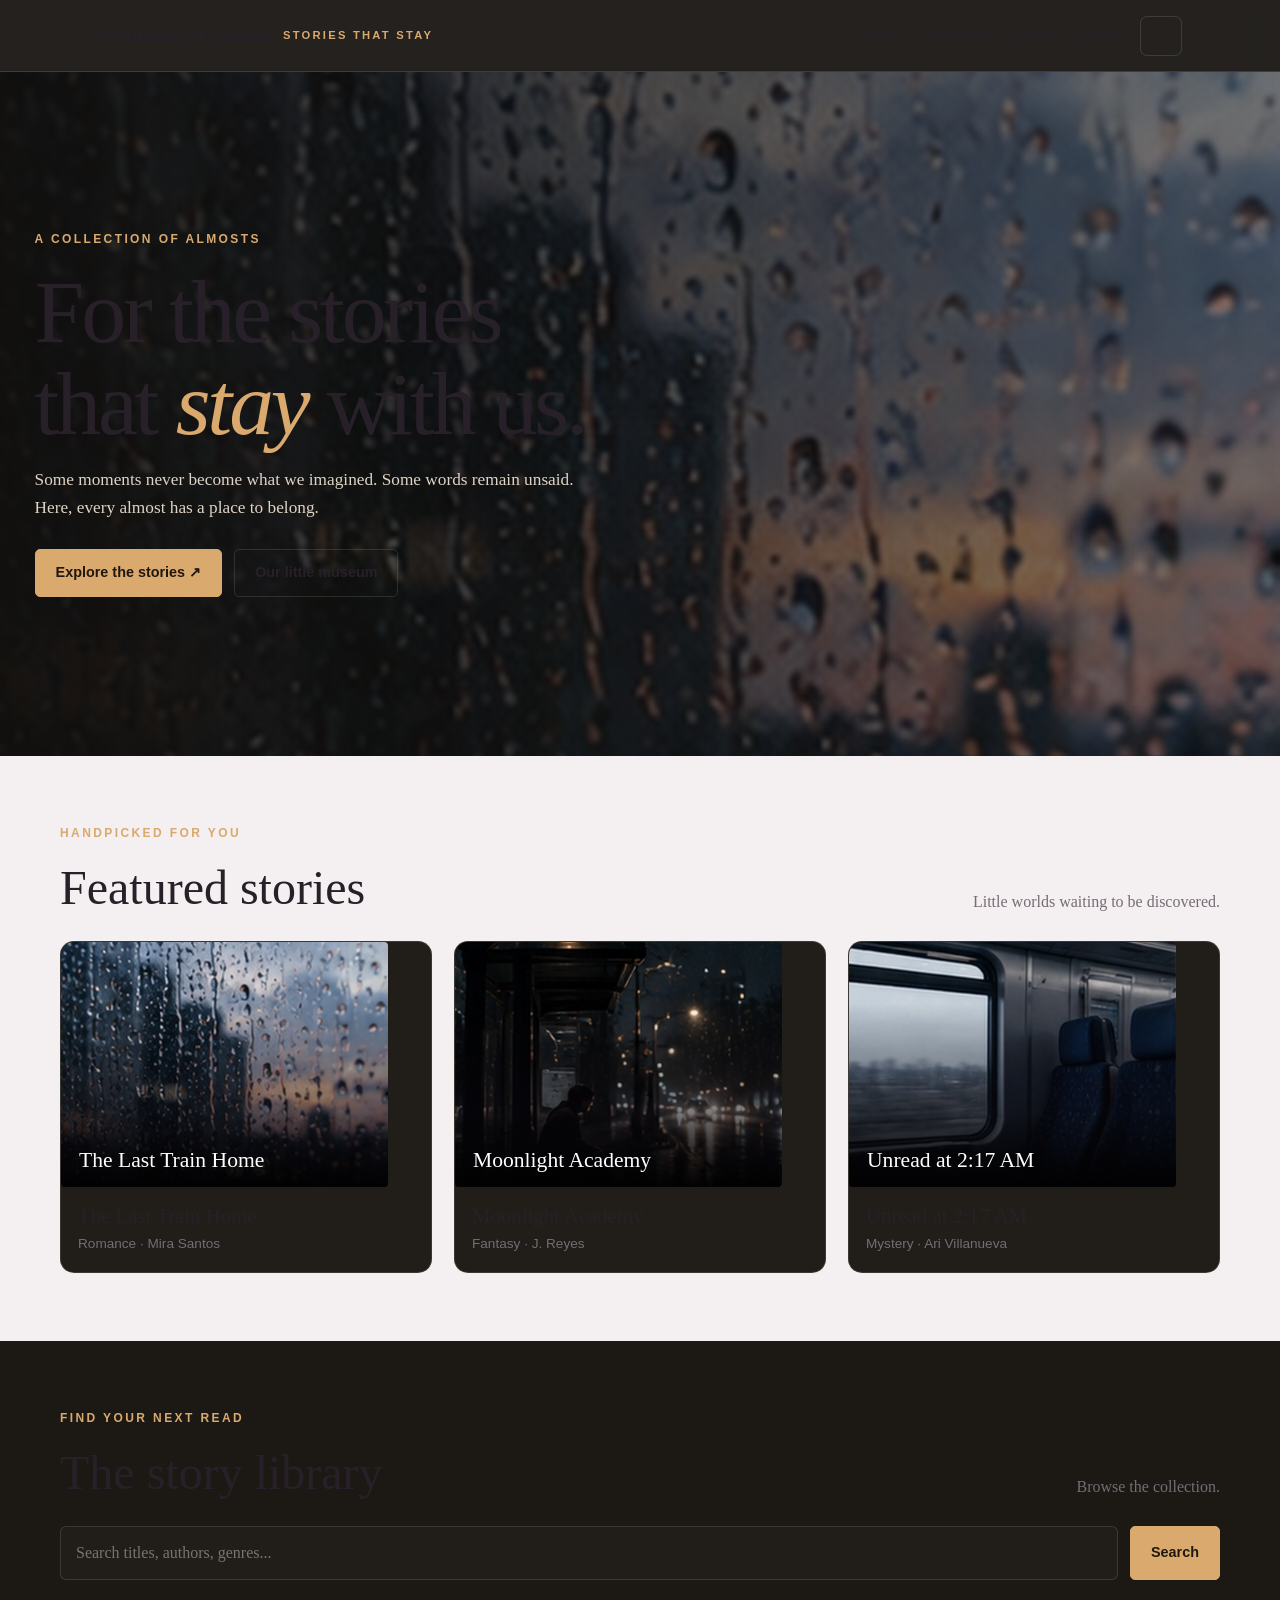
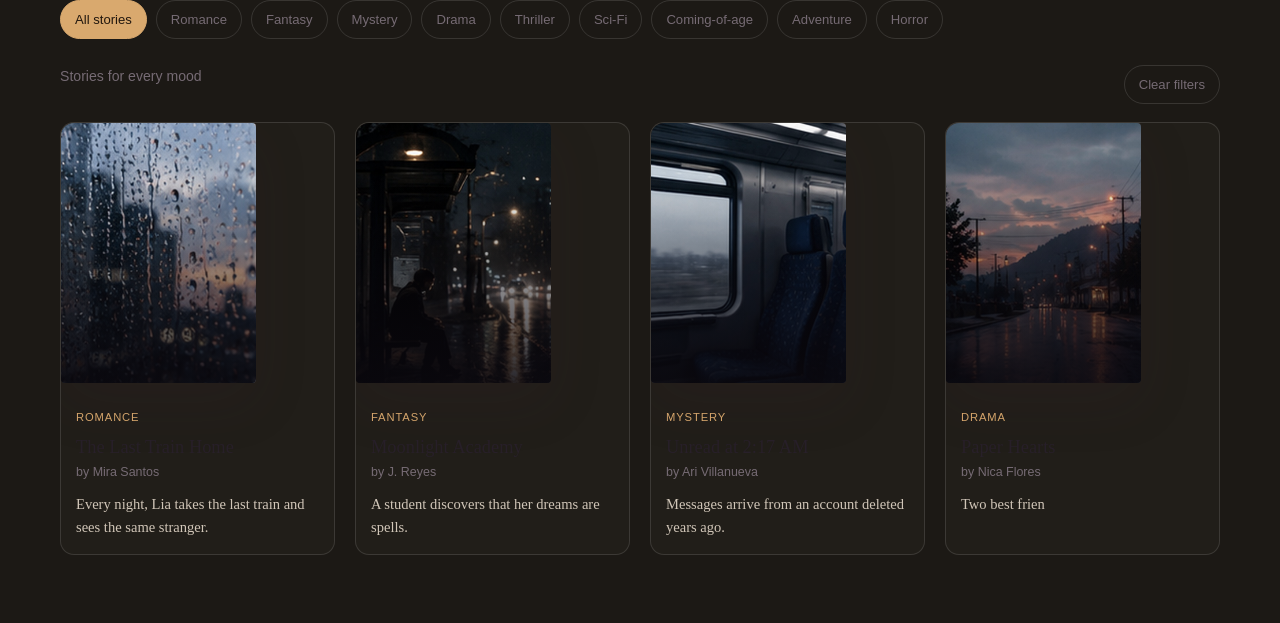
<file: index.html>
<!DOCTYPE html>
<html lang="en">
<head>
  <meta charset="UTF-8">
  <meta name="viewport" content="width=device-width, initial-scale=1.0">

  <meta
    name="description"
    content="A Museum of Almosts — a collection of stories about love, loss, mystery, and the moments that almost changed everything."
  >

  <meta name="theme-color" content="#171512">

  <title>A Museum of Almosts — Stories That Stay</title>

  <link rel="stylesheet" href="style.css">

  <style>
    :root {
      --bg: #171512;
      --surface: #211e19;
      --text: #f4eee4;
      --muted: #b7aa98;
      --accent: #d9a96e;
      --border: rgba(255,255,255,.12);
      --radius: 14px;
    }

    * {
      box-sizing: border-box;
    }

    html {
      scroll-behavior: smooth;
    }

    body {
      margin: 0;
      background: var(--bg);
      color: var(--text);
      font-family: Georgia, "Times New Roman", serif;
      line-height: 1.6;
    }

    a {
      color: inherit;
      text-decoration: none;
    }

    button,
    input {
      font: inherit;
    }

    button {
      cursor: pointer;
    }

    img {
      display: block;
      max-width: 100%;
    }

    .container {
      width: min(1160px, 92%);
      margin-inline: auto;
    }

    .site-header {
      position: sticky;
      z-index: 20;
      top: 0;
      background: rgba(23,21,18,.94);
      border-bottom: 1px solid var(--border);
      backdrop-filter: blur(12px);
    }

    .nav-wrap {
      min-height: 76px;
      display: flex;
      align-items: center;
      justify-content: space-between;
      gap: 20px;
    }

    .brand {
      font-size: 1.1rem;
      font-weight: bold;
      letter-spacing: .03em;
    }

    .brand span {
      display: block;
      color: var(--accent);
      font-size: .7rem;
      font-family: Arial, sans-serif;
      letter-spacing: .2em;
      text-transform: uppercase;
    }

    .nav-links {
      display: flex;
      align-items: center;
      gap: 24px;
      font-family: Arial, sans-serif;
      font-size: .9rem;
    }

    .nav-links a:hover {
      color: var(--accent);
    }

    .menu-toggle {
      display: none;
      color: var(--text);
      background: transparent;
      border: 1px solid var(--border);
      border-radius: 8px;
      padding: 7px 11px;
    }

    .hero {
      position: relative;
      min-height: 560px;
      display: grid;
      align-items: center;
      overflow: hidden;
      background:
        linear-gradient(90deg, rgba(17,15,13,.94), rgba(17,15,13,.48)),
        url("photo-01.jpg") center 45% / cover no-repeat,
        #302820;
    }

    .hero-content {
      position: relative;
      z-index: 1;
      width: min(720px, 100%);
      padding-block: 90px;
    }

    .eyebrow {
      color: var(--accent);
      font-family: Arial, sans-serif;
      font-size: .75rem;
      font-weight: bold;
      letter-spacing: .2em;
      text-transform: uppercase;
    }

    .hero h1 {
      max-width: 720px;
      margin: 16px 0;
      font-size: clamp(2.8rem, 7vw, 5.8rem);
      line-height: 1.02;
      font-weight: normal;
    }

    .hero h1 em {
      color: var(--accent);
    }

    .hero p {
      max-width: 550px;
      color: #ded3c4;
      font-size: 1.08rem;
    }

    .button {
      display: inline-flex;
      align-items: center;
      justify-content: center;
      gap: 8px;
      min-height: 46px;
      padding: 11px 20px;
      border: 1px solid var(--accent);
      border-radius: 5px;
      background: var(--accent);
      color: #21170e;
      font-family: Arial, sans-serif;
      font-size: .9rem;
      font-weight: bold;
    }

    .button:hover {
      filter: brightness(1.08);
    }

    .button-outline {
      background: transparent;
      color: var(--text);
      border-color: var(--border);
    }

    .hero-actions {
      display: flex;
      flex-wrap: wrap;
      gap: 12px;
      margin-top: 28px;
    }

    section {
      padding-block: 68px;
    }

    .section-heading {
      display: flex;
      justify-content: space-between;
      align-items: end;
      gap: 20px;
      margin-bottom: 26px;
    }

    .section-heading h2 {
      margin: 5px 0 0;
      font-size: clamp(2rem, 4vw, 3rem);
      font-weight: normal;
      line-height: 1.15;
    }

    .section-heading p {
      margin: 0;
      color: var(--muted);
    }

    .featured-grid {
      display: grid;
      grid-template-columns: repeat(3, minmax(0, 1fr));
      gap: 22px;
    }

    .feature-card,
    .book-card {
      min-width: 0;
      overflow: hidden;
      background: var(--surface);
      border: 1px solid var(--border);
      border-radius: var(--radius);
    }

    .feature-cover,
    .cover-link {
      position: relative;
      display: block;
      overflow: hidden;
      background: #342b22;
    }

    .feature-cover {
      aspect-ratio: 4 / 3;
    }

    .feature-cover img,
    .cover-link img {
      width: 100%;
      height: 100%;
      object-fit: cover;
      transition: transform .35s ease;
    }

    .feature-cover:hover img,
    .cover-link:hover img {
      transform: scale(1.045);
    }

    .cover-title {
      position: absolute;
      inset: auto 0 0;
      padding: 36px 18px 15px;
      background: linear-gradient(transparent, rgba(0,0,0,.88));
      color: white;
      font-size: 1.35rem;
    }

    .feature-info {
      padding: 17px;
    }

    .feature-info h3 {
      margin: 0 0 5px;
      font-size: 1.3rem;
      font-weight: normal;
    }

    .feature-info p {
      margin: 0;
      color: var(--muted);
      font-family: Arial, sans-serif;
      font-size: .85rem;
    }

    .library {
      background: #1c1915;
    }

    .search-row {
      display: flex;
      gap: 12px;
      margin-bottom: 20px;
    }

    .search-row input {
      flex: 1;
      min-width: 0;
      padding: 13px 15px;
      color: var(--text);
      background: var(--surface);
      border: 1px solid var(--border);
      border-radius: 6px;
      outline: none;
    }

    .search-row input:focus {
      border-color: var(--accent);
    }

    .genre-list {
      display: flex;
      flex-wrap: wrap;
      gap: 9px;
      margin-bottom: 26px;
    }

    .genre-chip {
      padding: 8px 14px;
      color: var(--muted);
      background: transparent;
      border: 1px solid var(--border);
      border-radius: 999px;
      font-family: Arial, sans-serif;
      font-size: .82rem;
    }

    .genre-chip:hover,
    .genre-chip.active {
      color: #21170e;
      background: var(--accent);
      border-color: var(--accent);
    }

    .results-row {
      display: flex;
      justify-content: space-between;
      gap: 15px;
      margin-bottom: 18px;
      color: var(--muted);
      font-family: Arial, sans-serif;
      font-size: .88rem;
    }

    .book-grid {
      display: grid;
      grid-template-columns: repeat(4, minmax(0, 1fr));
      gap: 20px;
    }

    .cover-link {
      aspect-ratio: 3 / 4;
    }

    .read-overlay {
      position: absolute;
      inset: auto 0 0;
      padding: 18px 10px;
      color: white;
      background: linear-gradient(transparent, rgba(0,0,0,.8));
      font-family: Arial, sans-serif;
      font-size: .75rem;
      font-weight: bold;
      letter-spacing: .12em;
      opacity: 0;
      transition: opacity .25s;
    }

    .cover-link:hover .read-overlay {
      opacity: 1;
    }

    .book-info {
      padding: 15px;
    }

    .card-top {
      display: flex;
      align-items: center;
      justify-content: space-between;
      gap: 8px;
    }

    .genre-tag {
      color: var(--accent);
      font-family: Arial, sans-serif;
      font-size: .7rem;
      text-transform: uppercase;
      letter-spacing: .08em;
    }

    .like-button {
      width: 35px;
      height: 35px;
      flex-shrink: 0;
      color: var(--muted);
      background: transparent;
      border: 1px solid var(--border);
      border-radius: 50%;
    }

    .like-button.liked {
      color: #f28d91;
      border-color: #f28d91;
    }

    .book-title {
      margin: 9px 0 4px;
      font-size: 1.15rem;
      line-height: 1.3;
      font-weight: normal;
    }

    .book-author {
      margin: 0 0 10px;
      color: var(--muted);
      font-family: Arial, sans-serif;
      font-size: .78rem;
    }

    .book-synopsis {
      margin: 0;
      color: #d1c6b8;
      font-size: .91rem;
    }

    .empty-state {
      grid-column: 1 / -1;
      padding: 35px;
      text-align: center;
      border: 1px dashed var(--border);
      border-radius: var(--radius);
    }

    .empty-state p {
      color: var(--muted);
    }

    .quote-section {
      background:
        linear-gradient(rgba(20,17,14,.82), rgba(20,17,14,.9)),
        url("photo-02.jpg") center / cover no-repeat,
        #302820;
      text-align: center;
    }

    .quote-section blockquote {
      max-width: 800px;
      margin: 0 auto;
      font-size: clamp(1.7rem, 4vw, 3.2rem);
      line-height: 1.3;
    }

    .quote-section blockquote em {
      color: var(--accent);
    }

    .quote-section p {
      color: var(--muted);
      font-family: Arial, sans-serif;
    }

    .about-grid {
      display: grid;
      grid-template-columns: 1fr 1fr;
      align-items: center;
      gap: 45px;
    }

    .about-grid h2 {
      margin: 8px 0 15px;
      font-size: clamp(2rem, 4vw, 3rem);
      font-weight: normal;
      line-height: 1.15;
    }

    .about-grid p {
      color: var(--muted);
    }

    .about-image {
      min-height: 320px;
      overflow: hidden;
      border-radius: var(--radius);
      background: #302820;
    }

    .about-image img {
      width: 100%;
      height: 100%;
      min-height: 320px;
      object-fit: cover;
    }

    .site-footer {
      padding: 30px 0;
      border-top: 1px solid var(--border);
      color: var(--muted);
      font-family: Arial, sans-serif;
      font-size: .85rem;
    }

    .footer-inner {
      display: flex;
      flex-wrap: wrap;
      justify-content: space-between;
      gap: 15px;
    }

    .back-top {
      color: var(--accent);
    }

    body.light {
      --bg: #f5efe5;
      --surface: #fffaf2;
      --text: #2c241d;
      --muted: #75685a;
      --accent: #a66a2c;
      --border: rgba(55,40,25,.17);
    }

    body.light .site-header {
      background: rgba(245,239,229,.95);
    }

    body.light .hero {
      background-image:
        linear-gradient(90deg, rgba(25,20,15,.88), rgba(25,20,15,.4)),
        url("photo-01.jpg");
    }

    body.light .library {
      background: #eee5d8;
    }

    body.light .book-synopsis {
      color: #5d5044;
    }

    #themeToggle {
      min-width: 42px;
      min-height: 40px;
      color: var(--text);
      background: transparent;
      border: 1px solid var(--border);
      border-radius: 7px;
    }

    @media (max-width: 900px) {
      .book-grid {
        grid-template-columns: repeat(3, minmax(0, 1fr));
      }

      .featured-grid {
        grid-template-columns: repeat(2, minmax(0, 1fr));
      }
    }

    @media (max-width: 620px) {
      .nav-wrap {
        min-height: 66px;
      }

      .menu-toggle {
        display: inline-block;
      }

      .nav-links {
        position: absolute;
        top: 66px;
        left: 0;
        right: 0;
        display: none;
        align-items: stretch;
        padding: 18px 4%;
        background: var(--bg);
        border-bottom: 1px solid var(--border);
      }

      .nav-links.open {
        display: flex;
        flex-direction: column;
        gap: 15px;
      }

      .hero {
        min-height: 490px;
      }

      .hero-content {
        padding-block: 65px;
      }

      section {
        padding-block: 48px;
      }

      .section-heading {
        align-items: start;
        flex-direction: column;
      }

      .featured-grid {
        grid-template-columns: 1fr;
      }

      .book-grid {
        grid-template-columns: repeat(2, minmax(0, 1fr));
        gap: 12px;
      }

      .book-info {
        padding: 11px;
      }

      .book-title {
        font-size: 1rem;
      }

      .book-synopsis {
        font-size: .83rem;
      }

      .search-row {
        flex-direction: column;
      }

      .about-grid {
        grid-template-columns: 1fr;
        gap: 25px;
      }

      .footer-inner {
        flex-direction: column;
      }
    }
  </style>
</head>

<body>
  <header class="site-header" id="top">
    <div class="container nav-wrap">
      <a class="brand" href="index.html">
        A Museum of Almosts
        <span>Stories that stay</span>
      </a>

      <button
        class="menu-toggle"
        id="menuToggle"
        type="button"
        aria-label="Toggle navigation"
        aria-expanded="false"
      >
        ☰
      </button>

      <nav class="nav-links" id="mainNav" aria-label="Main navigation">
        <a href="#top">Home</a>
        <a href="#featured">Featured</a>
        <a href="#library">Library</a>
        <a href="#about">About</a>
        <button id="themeToggle" type="button" aria-label="Toggle theme">
          ☾
        </button>
      </nav>
    </div>
  </header>

  <main>
    <section class="hero">
      <div class="container">
        <div class="hero-content">
          <div class="eyebrow">A collection of almosts</div>

          <h1>
            For the stories<br>
            that <em>stay</em> with us.
          </h1>

          <p>
            Some moments never become what we imagined.
            Some words remain unsaid. Here, every almost
            has a place to belong.
          </p>

          <div class="hero-actions">
            <a class="button" href="#library">Explore the stories ↗</a>
            <a class="button button-outline" href="#about">Our little museum</a>
          </div>
        </div>
      </div>
    </section>

    <section id="featured">
      <div class="container">
        <div class="section-heading">
          <div>
            <div class="eyebrow">Handpicked for you</div>
            <h2>Featured stories</h2>
          </div>

          <p>Little worlds waiting to be discovered.</p>
        </div>

        <div class="featured-grid" id="featuredGrid">
          <article class="feature-card">
            <a class="feature-cover" href="stories.html">
              <img src="photo-01.jpg" alt="Rainy city at night">
              <span class="cover-title">The Last Train Home</span>
            </a>
            <div class="feature-info">
              <h3>The Last Train Home</h3>
              <p>Romance · Mira Santos</p>
            </div>
          </article>

          <article class="feature-card">
            <a class="feature-cover" href="stories.html">
              <img src="photo-02.jpg" alt="Moonlit atmosphere">
              <span class="cover-title">Moonlight Academy</span>
            </a>
            <div class="feature-info">
              <h3>Moonlight Academy</h3>
              <p>Fantasy · J. Reyes</p>
            </div>
          </article>

          <article class="feature-card">
            <a class="feature-cover" href="stories.html">
              <img src="photo-03.jpg" alt="Mysterious late-night scene">
              <span class="cover-title">Unread at 2:17 AM</span>
            </a>
            <div class="feature-info">
              <h3>Unread at 2:17 AM</h3>
              <p>Mystery · Ari Villanueva</p>
            </div>
          </article>
        </div>
      </div>
    </section>

    <section class="library" id="library">
      <div class="container">
        <div class="section-heading">
          <div>
            <div class="eyebrow">Find your next read</div>
            <h2>The story library</h2>
          </div>
          <p id="resultsCount">Browse the collection.</p>
        </div>

        <div class="search-row">
          <input
            type="search"
            id="searchInput"
            placeholder="Search titles, authors, genres..."
            aria-label="Search stories"
          >
          <button class="button" id="searchButton" type="button">
            Search
          </button>
        </div>

        <div class="genre-list" aria-label="Filter by genre">
          <button class="genre-chip active" data-genre="All" type="button">All stories</button>
          <button class="genre-chip" data-genre="Romance" type="button">Romance</button>
          <button class="genre-chip" data-genre="Fantasy" type="button">Fantasy</button>
          <button class="genre-chip" data-genre="Mystery" type="button">Mystery</button>
          <button class="genre-chip" data-genre="Drama" type="button">Drama</button>
          <button class="genre-chip" data-genre="Thriller" type="button">Thriller</button>
          <button class="genre-chip" data-genre="Sci-Fi" type="button">Sci-Fi</button>
          <button class="genre-chip" data-genre="Coming-of-age" type="button">Coming-of-age</button>
          <button class="genre-chip" data-genre="Adventure" type="button">Adventure</button>
          <button class="genre-chip" data-genre="Horror" type="button">Horror</button>
        </div>

        <div class="results-row">
          <span>Stories for every mood</span>
          <button
            class="genre-chip"
            id="clearFilters"
            type="button"
          >
            Clear filters
          </button>
        </div>

        <div class="book-grid" id="bookGrid">
          <article class="book-card">
            <a class="cover-link" href="story.html?id=1">
              <img src="photo-01.jpg" alt="The Last Train Home cover">
              <span class="read-overlay">READ STORY ↗</span>
            </a>
            <div class="book-info">
              <div class="card-top">
                <span class="genre-tag">Romance</span>
              </div>
              <h3 class="book-title">The Last Train Home</h3>
              <p class="book-author">by Mira Santos</p>
              <p class="book-synopsis">
                Every night, Lia takes the last train and sees the same stranger.
              </p>
            </div>
          </article>

          <article class="book-card">
            <a class="cover-link" href="story.html?id=2">
              <img src="photo-02.jpg" alt="Moonlight Academy cover">
              <span class="read-overlay">READ STORY ↗</span>
            </a>
            <div class="book-info">
              <div class="card-top">
                <span class="genre-tag">Fantasy</span>
              </div>
              <h3 class="book-title">Moonlight Academy</h3>
              <p class="book-author">by J. Reyes</p>
              <p class="book-synopsis">
                A student discovers that her dreams are spells.
              </p>
            </div>
          </article>

          <article class="book-card">
            <a class="cover-link" href="story.html?id=3">
              <img src="photo-03.jpg" alt="Unread at 2:17 AM cover">
              <span class="read-overlay">READ STORY ↗</span>
            </a>
            <div class="book-info">
              <div class="card-top">
                <span class="genre-tag">Mystery</span>
              </div>
              <h3 class="book-title">Unread at 2:17 AM</h3>
              <p class="book-author">by Ari Villanueva</p>
              <p class="book-synopsis">
                Messages arrive from an account deleted years ago.
              </p>
            </div>
          </article>

          <article class="book-card">
            <a class="cover-link" href="story.html?id=4">
              <img src="photo-04.jpg" alt="Paper Hearts cover">
              <span class="read-overlay">READ STORY ↗</span>
            </a>
            <div class="book-info">
              <div class="card-top">
                <span class="genre-tag">Drama</span>
              </div>
              <h3 class="book-title">Paper Hearts</h3>
              <p class="book-author">by Nica Flores</p>
              <p class="book-synopsis">
                Two best frien
</file>
<file: style.css>
:root{--bg:#0d0d12;--panel:#15151d;--panel2:#1c1a24;--text:#f4edf0;--muted:#b7aeb9;--line:rgba(255,255,255,.13);--pink:#e6a5b7;--pink2:#f0bdc8;--ink:#17131a;--shadow:0 20px 60px rgba(0,0,0,.32)}*{box-sizing:border-box}html{scroll-behavior:smooth;scroll-padding-top:85px}body{margin:0;background:var(--bg);color:var(--text);font-family:'DM Sans',sans-serif;line-height:1.55;transition:background .25s,color .25s}body:not(.dark){--bg:#f4eff0;--panel:#fffafa;--panel2:#eee4e7;--text:#282029;--muted:#766b74;--line:rgba(40,25,35,.14);--pink:#a94f6c;--pink2:#c97c93;--ink:#fff;--shadow:0 20px 55px rgba(64,36,49,.12)}a{color:inherit;text-decoration:none}button,input{font:inherit}button{cursor:pointer}.site-header{height:72px;padding:0 clamp(18px,4vw,64px);display:flex;align-items:center;justify-content:space-between;gap:28px;border-bottom:1px solid var(--line);position:sticky;top:0;z-index:50;background:color-mix(in srgb,var(--bg) 88%,transparent);backdrop-filter:blur(18px)}.brand{display:flex;align-items:center;gap:10px;min-width:180px;font-family:'Playfair Display',serif;font-size:19px;line-height:1.05}.brand-icon{font-size:29px;color:var(--pink);border:1px solid var(--pink);width:38px;height:38px;display:grid;place-items:center;border-radius:50%}.brand small{display:block;font:10px 'DM Sans',sans-serif;letter-spacing:.12em;color:var(--muted);margin-top:5px}.nav{display:flex;align-items:center;gap:clamp(18px,3vw,42px)}.nav a{font-size:12px;color:var(--muted);padding:27px 0;border-bottom:2px solid transparent}.nav a:hover,.nav a.active{color:var(--text);border-color:var(--pink)}.header-tools{display:flex;align-items:center;gap:12px}.search-box{display:flex;align-items:center;gap:8px;background:var(--panel2);border:1px solid var(--line);border-radius:30px;padding:8px 13px;color:var(--muted);width:180px}.search-box input{background:transparent;border:0;outline:0;color:var(--text);width:100%;font-size:11px}.icon-button,.menu-button{border:0;background:transparent;color:var(--text);font-size:20px;padding:6px}.menu-button{display:none}.hero{min-height:570px;display:grid;grid-template-columns:minmax(0,1.35fr) minmax(270px,.65fr);position:relative;overflow:hidden;border-bottom:1px solid var(--line)}.hero-photo{position:absolute;inset:0 24% 0 0;background:url('images/photo-01.jpg') center 45%/cover no-repeat;filter:saturate(.78)}.hero-overlay{position:absolute;inset:0;background:linear-gradient(90deg,rgba(8,8,13,.91) 0%,rgba(8,8,13,.74) 38%,rgba(8,8,13,.17) 70%,rgba(8,8,13,.85) 100%),linear-gradient(0deg,rgba(8,8,13,.65),transparent 50%)}body:not(.dark) .hero-overlay{background:linear-gradient(90deg,rgba(23,16,22,.78),rgba(23,16,22,.43) 46%,rgba(23,16,22,.13) 70%,rgba(23,16,22,.75)),linear-gradient(0deg,rgba(23,16,22,.55),transparent 55%)}.hero-copy{position:relative;z-index:1;padding:clamp(42px,7vw,100px) 0 36px clamp(22px,5vw,76px);max-width:680px}.eyebrow{font-size:10px;letter-spacing:.24em;color:var(--pink);font-weight:700;margin:0 0 17px}.hero h1{font:clamp(40px,5.1vw,70px)/1.08 'Playfair Display',serif;letter-spacing:-.035em;margin:0 0 20px;max-width:560px}.hero h1 em,.quote-content em{color:var(--pink);font-weight:500}.hero-description{font:14px/1.8 'Playfair Display',serif;max-width:390px;color:#e4dbe0}.hero-actions{display:flex;gap:12px;margin-top:25px;flex-wrap:wrap}.button{display:inline-flex;align-items:center;justify-content:center;gap:15px;padding:12px 20px;border-radius:30px;font-size:11px;font-weight:700;transition:transform .2s,background .2s}.button:hover{transform:translateY(-2px)}.primary{background:var(--pink);color:#21151c}.primary:hover{background:var(--pink2)}.ghost{border:1px solid rgba(255,255,255,.42);color:#fff;background:rgba(0,0,0,.15)}.hero-stats{display:flex;gap:24px;margin-top:46px}.hero-stats div{border-right:1px solid rgba(255,255,255,.3);padding-right:25px;display:flex;flex-direction:column}.hero-stats div:last-child{border:0}.hero-stats b{font:22px 'Playfair Display',serif}.hero-stats span{font-size:10px;color:#d1c6ce}.hand-note{position:absolute;bottom:30px;left:65%;font:italic 15px 'Playfair Display',serif;color:#f0c1d0;transform:rotate(-7deg)}.hero-feature{z-index:2;align-self:stretch;background:rgba(12,12,18,.77);backdrop-filter:blur(15px);border-left:1px solid rgba(255,255,255,.16);padding:35px clamp(20px,3vw,45px);display:flex;flex-direction:column;justify-content:center}.hero-feature .eyebrow{font-size:9px}.hero-feature img{width:100%;height:185px;object-fit:cover;border-radius:4px;filter:saturate(.78)}.genre-label{display:block;color:var(--pink);font-size:9px;letter-spacing:.13em;margin-top:18px}.hero-feature h2{font:29px 'Playfair Display',serif;margin:7px 0}.hero-feature p:not(.eyebrow){color:#c8bdc6;font-size:12px}.text-link{color:var(--pink);font-size:11px;font-weight:700;background:none;border:0;padding:0}.section-wrap{width:min(1320px,92%);margin:auto}.featured,.library-section{padding:78px 0}.section-title{display:flex;align-items:end;justify-content:space-between;gap:24px;margin-bottom:30px}.section-title .eyebrow{margin-bottom:8px}.section-title h2,.about-copy h2{font:clamp(28px,3.2vw,42px)/1.15 'Playfair Display',serif;margin:0 0 9px}.section-title h2 span,.about-copy h2 span{color:var(--pink)}.section-title p:not(.eyebrow){font-size:12px;color:var(--muted);margin:0}.featured-grid{display:grid;grid-template-columns:repeat(5,minmax(0,1fr));gap:18px}.feature-card{min-width:0}.feature-cover{height:245px;display:block;position:relative;overflow:hidden;background:var(--panel2);border-radius:4px}.feature-cover img{width:100%;height:100%;object-fit:cover;transition:transform .5s;filter:saturate(.8)}.feature-cover:after{content:'';position:absolute;inset:25% 0 0;background:linear-gradient(transparent,rgba(9,7,13,.88))}.feature-cover:hover img,.book-cover:hover img{transform:scale(1.06)}.cover-title{position:absolute;z-index:1;bottom:13px;left:13px;right:13px;font:18px/1.12 'Playfair Display',serif;color:#fff}.feature-card h3{font:16px 'Playfair Display',serif;margin:11px 0 3px}.feature-card p{font-size:10px;color:var(--muted);margin:0}.genre-section{background:var(--panel);padding:76px 0;border-top:1px solid var(--line);border-bottom:1px solid var(--line)}.genre-grid{display:grid;grid-template-columns:repeat(4,minmax(0,1fr));gap:14px}.genre-card{min-height:175px;text-align:left;color:white;border:1px solid rgba(255,255,255,.18);border-radius:5px;padding:18px;display:flex;flex-direction:column;justify-content:end;position:relative;overflow:hidden;background-image:linear-gradient(0deg,rgba(8,7,13,.88),rgba(8,7,13,.1)),var(--genre-img);background-size:cover;background-position:center;transition:transform .25s,border .25s}.genre-card:hover{transform:translateY(-4px);border-color:var(--pink)}.genre-card span{font-size:8px;letter-spacing:.15em;color:#f1b7c8}.genre-card b{font:25px 'Playfair Display',serif;margin:5px 0}.genre-card small{font-size:10px;color:#e4dbe0}.filter-summary{display:flex;align-items:center;gap:18px;color:var(--muted);font-size:11px}.genre-pills{display:flex;flex-wrap:wrap;gap:8px;margin-bottom:26px}.genre-chip{border:1px solid var(--line);background:var(--panel);color:var(--muted);padding:8px 15px;border-radius:25px;font-size:10px}.genre-chip:hover,.genre-chip.active{background:var(--pink);color:#24151d;border-color:var(--pink)}.book-grid{display:grid;grid-template-columns:repeat(5,minmax(0,1fr));gap:27px 18px}.book-card{min-width:0;position:relative}.cover-link{height:260px;display:block;position:relative;overflow:hidden;background:var(--panel2);border-radius:4px;box-shadow:var(--shadow)}.cover-link img{width:100%;height:100%;object-fit:cover;transition:transform .4s;filter:saturate(.78)}.cover-link:after{content:'';position:absolute;inset:20% 0 0;background:linear-gradient(transparent,rgba(10,8,14,.88))}.read-overlay{position:absolute;z-index:1;left:12px;bottom:13px;color:#fff;font-size:9px;letter-spacing:.13em}.card-top{display:flex;justify-content:space-between;align-items:center;margin-top:11px}.genre-tag{font-size:9px;color:var(--pink);letter-spacing:.06em}.like-button{border:0;background:none;color:var(--muted);font-size:20px;padding:0 3px}.like-button.liked{color:var(--pink)}.book-title{font:17px 'Playfair Display',serif;margin:3px 0 2px}.book-author{font-size:10px;color:var(--muted);margin:0 0 7px}.book-synopsis{font-size:10px;line-height:1.55;color:var(--muted);margin:0;display:-webkit-box;-webkit-line-clamp:2;-webkit-box-orient:vertical;overflow:hidden}.empty-state{grid-column:1/-1;padding:40px;text-align:center;color:var(--muted)}.quote-band{min-height:280px;position:relative;display:grid;place-items:center;text-align:center;overflow:hidden}.quote-photo{position:absolute;inset:0;background:linear-gradient(rgba(8,7,12,.73),rgba(8,7,12,.8)),url('images/photo-02.jpg') center 55%/cover}.quote-content{position:relative;padding:50px 20px}.quote-mark{font:70px 'Playfair Display',serif;color:var(--pink);height:44px;display:block}.quote-content p{font:clamp(24px,3vw,36px)/1.4 'Playfair Display',serif;margin:0 0 20px;color:#fff}.quote-credit{font-size:9px;letter-spacing:.2em;color:#d2c5ce}.about-section{display:grid;grid-template-columns:1fr 1fr;gap:clamp(30px,7vw,100px);align-items:center;padding-top:85px;padding-bottom:85px}.about-image{height:360px;overflow:hidden;border-radius:4px;position:relative}.about-image:after{content:'';position:absolute;inset:0;border:1px solid rgba(255,255,255,.2);pointer-events:none}.about-image img{width:100%;height:100%;object-fit:cover;filter:saturate(.7)}.about-copy h2{font-size:clamp(32px,4vw,48px);margin-bottom:20px}.about-copy p:not(.eyebrow){font-size:13px;line-height:1.9;color:var(--muted);max-width:460px}.about-copy .button{margin-top:14px}.site-footer{border-top:1px solid var(--line);padding:28px 4%;display:flex;align-items:center;justify-content:space-between;gap:20px;flex-wrap:wrap}.site-footer p,.site-footer>span{font-size:10px;color:var(--muted)}.reader-wrap{width:min(1040px,92%);margin:35px auto 90px}.back-link{font-size:11px;color:var(--muted);display:inline-block;margin-bottom:25px}.story-detail{display:grid;grid-template-columns:minmax(220px,.72fr) 1.28fr;gap:clamp(25px,5vw,65px);align-items:center;margin-bottom:45px}.story-poster{width:100%;max-height:470px;object-fit:cover;border-radius:4px;box-shadow:var(--shadow)}.story-info h1{font:clamp(35px,5vw,60px)/1.08 'Playfair Display',serif;margin:0 0 12px}.story-meta{font-size:12px;color:var(--muted)}.story-synopsis{font:16px/1.8 'Playfair Display',serif;color:var(--muted)}.story-actions{display:flex;flex-wrap:wrap;gap:10px;margin:24px 0}.story-actions button,.reader-bottom button{border:0}.secondary-button{border:1px solid var(--line)!important;background:transparent;color:var(--text);border-radius:30px;padding:11px 16px;font-size:11px}.synopsis-panel{border-top:1px solid var(--line);padding-top:10px}.scene-image{width:100%;height:350px;object-fit:cover;border-radius:4px;filter:saturate(.75);margin-bottom:35px}.chapter-box{width:min(760px,100%);margin:0 auto;background:var(--panel);border:1px solid var(--line);padding:clamp(25px,5vw,65px);border-radius:5px}.chapter-kicker{font-size:9px;letter-spacing:.18em;color:var(--pink)}.chapter-box h2{font:36px 'Playfair Display',serif;margin:8px 0 20px}.reading-progress{height:3px;background:var(--panel2);margin:25px 0 7px}.reading-progress span{height:100%;width:0;background:var(--pink);display:block;transition:width .15s}.progress-label{font-size:10px;color:var(--muted);text-align:right}.story-copy{font:17px/2 'Playfair Display',serif;margin-top:35px}.story-copy p{margin:0 0 24px}.end-note{border-top:1px solid var(--line);padding:22px 0;color:var(--pink);font:italic 15px 'Playfair Display',serif}.reader-bottom{display:flex;justify-content:space-between;gap:10px;flex-wrap:wrap}.reader-bottom .primary{border:0}.dark{color-scheme:dark}@media(min-width:1400px){.hero{min-height:620px}.hero-copy{padding-top:100px}.cover-link{height:300px}.feature-cover{height:275px}}@media(max-width:1000px){.brand{min-width:auto}.nav{gap:17px}.search-box{width:145px}.featured-grid{grid-template-columns:repeat(3,minmax(0,1fr))}.book-grid{grid-template-columns:repeat(4,minmax(0,1fr))}.cover-link{height:250px}.hero{grid-template-columns:1fr 290px}.hero-photo{right:20%}.hero-copy{padding-left:28px}.hero-feature{padding:25px 20px}.genre-grid{grid-template-columns:repeat(4,minmax(0,1fr))}}@media(max-width:700px){.site-header{height:64px;padding:0 16px;gap:12px}.brand{font-size:16px}.brand-icon{width:32px;height:32px;font-size:24px}.nav{display:none;position:absolute;top:63px;left:0;right:0;background:var(--panel);padding:16px 22px 20px;flex-direction:column;align-items:stretch;gap:0;border-bottom:1px solid var(--line)}.nav.open{display:flex}.nav a{padding:12px 0;border-bottom:1px solid var(--line)}.header-tools{gap:6px}.search-box{width:120px;padding:7px 10px}.menu-button{display:block}.hero{display:block;min-height:690px}.hero-photo{inset:0;background-position:58% center}.hero-overlay{background:linear-gradient(90deg,rgba(8,8,13,.78),rgba(8,8,13,.2)),linear-gradient(0deg,rgba(8,8,13,.9),transparent 75%)}.hero-copy{padding:75px 22px 35px}.hero h1{font-size:clamp(42px,12vw,61px)}.hero-description{max-width:330px}.hero-stats{margin-top:35px;gap:16px}.hero-stats div{padding-right:16px}.hand-note{left:auto;right:20px;bottom:30px;font-size:12px}.hero-feature{position:absolute;left:22px;right:22px;bottom:18px;padding:14px 16px;display:grid;grid-template-columns:85px 1fr;gap:14px;align-items:center;background:rgba(12,12,18,.82);border:1px solid rgba(255,255,255,.17);border-radius:5px}.hero-feature .eyebrow{grid-column:1/-1;margin:0}.hero-feature img{height:95px;grid-row:2/4}.hero-feature .genre-label{margin-top:0;font-size:8px}.hero-feature h2{font-size:21px;margin:3px 0}.hero-feature p:not(.eyebrow){display:none}.hero-feature .text-link{grid-column:2}.featured,.library-section{padding:55px 0}.section-title{align-items:start;flex-direction:column;margin-bottom:22px}.section-title h2{font-size:32px}.featured-grid{grid-template-columns:repeat(2,minmax(0,1fr));gap:20px 13px}.feature-cover{height:220px}.genre-grid{grid-template-columns:repeat(2,minmax(0,1fr));gap:10px}.genre-card{min-height:150px;padding:13px}.genre-card b{font-size:22px}.book-grid{grid-template-columns:repeat(2,minmax(0,1fr));gap:23px 13px}.cover-link{height:240px}.book-title{font-size:16px}.book-synopsis{font-size:10px}.filter-summary{width:100%;justify-content:space-between}.about-section{grid-template-columns:1fr;padding-top:55px;padding-bottom:55px;gap:25px}.about-image{height:250px}.about-copy h2{font-size:36px}.quote-band{min-height:240px}.site-footer{align-items:flex-start;flex-direction:column;gap:10px}.story-detail{grid-template-columns:105px 1fr;gap:18px;align-items:start}.story-poster{height:160px}.story-info h1{font-size:30px}.story-info .eyebrow{font-size:8px;letter-spacing:.12em;margin-bottom:8px}.story-meta{font-size:10px}.story-synopsis{font-size:13px;line-height:1.6}.story-actions{grid-column:1/-1;margin:15px 0}.story-actions .button,.story-actions .secondary-button{font-size:10px;padding:9px 12px}.synopsis-panel{grid-column:1/-1}.scene-image{height:220px}.chapter-box{padding:24px 19px}.chapter-box h2{font-size:30px}.story-copy{font-size:16px;line-height:1.9}.reader-wrap{margin-top:22px}}@media(max-width:390px){.search-box{width:95px}.hero-actions{gap:8px}.button{padding:11px 14px}.cover-link{height:210px}.feature-cover{height:190px}.story-detail{grid-template-columns:90px 1fr}.story-info h1{font-size:25px}}


/* VISIBILITY REPAIR: original homepage preserved */
.hero .hero-copy h1,
body:not(.dark) .hero .hero-copy h1,
body.dark .hero .hero-copy h1 {
  color:#fff9fc !important;
  text-shadow:0 3px 16px rgba(0,0,0,.8);
}
.hero .hero-copy h1 em,
body:not(.dark) .hero .hero-copy h1 em {
  color:#f3a9c5 !important;
}
.hero .hero-copy .hero-description,
body:not(.dark) .hero .hero-copy .hero-description {
  color:#fff8fb !important;
  text-shadow:0 2px 8px rgba(0,0,0,.85);
}
.hero .hero-copy .hero-stats b {color:#fff !important;}
.hero .hero-copy .hero-stats span {color:#f1e7ed !important;}
/* Images retain proportions and never distort */
.book-card img,.feature-card img,.story-poster,.scene-image {
  display:block;max-width:100%;object-fit:cover;
}
</file>
